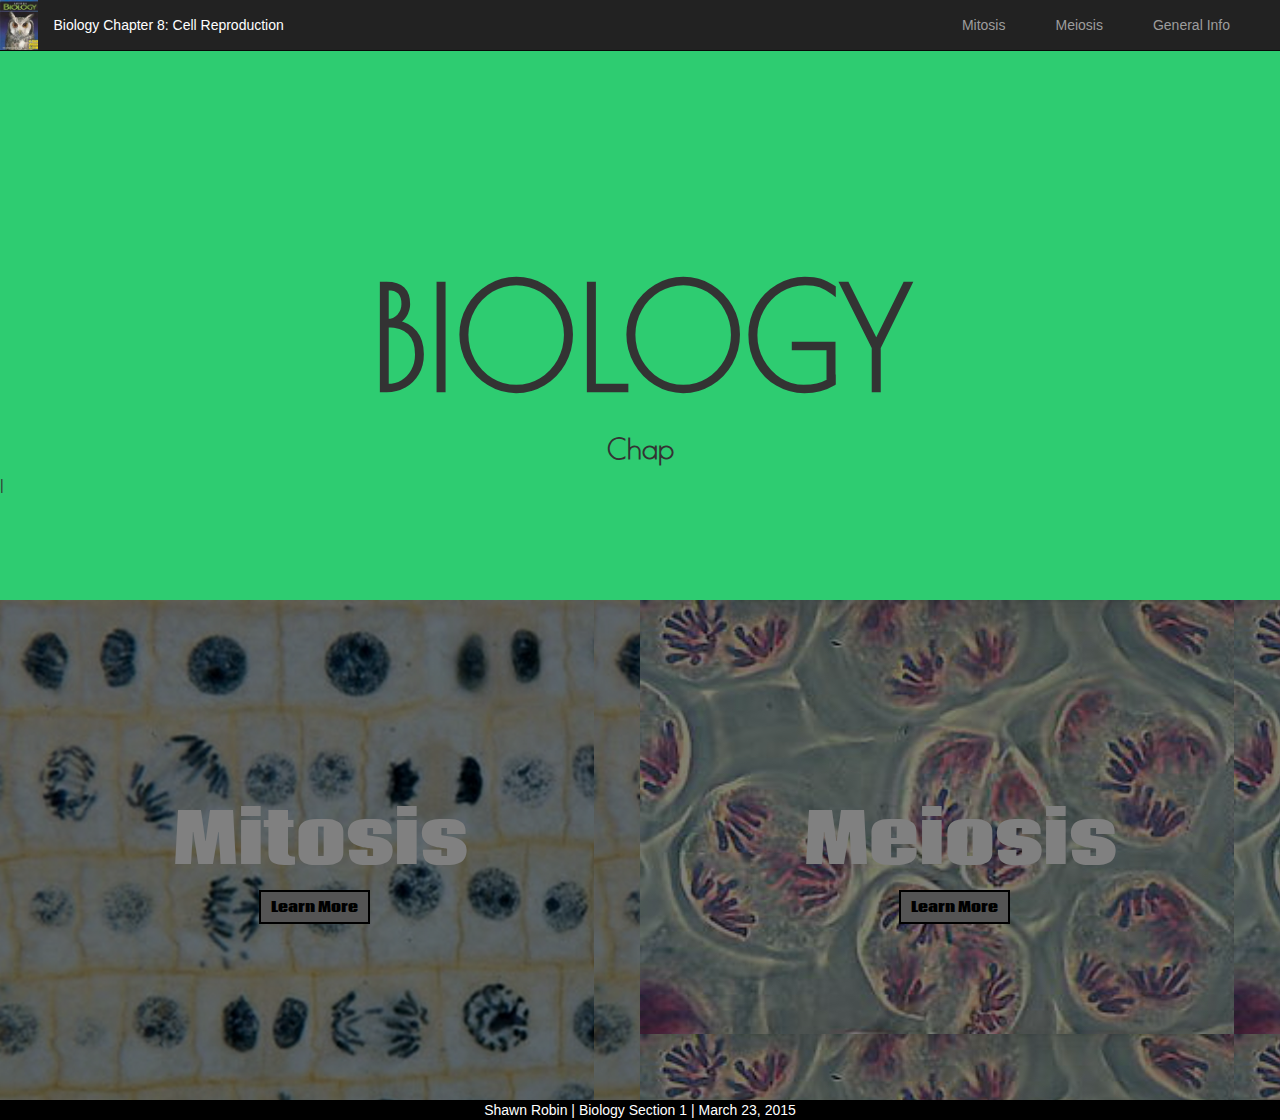
<file: index.html>
<!DOCTYPE html>
<html>

<head>
    <link rel="stylesheet" href="css/bootstrap.css">
    <link href='http://fonts.googleapis.com/css?family=Poiret+One' rel='stylesheet' type='text/css'>
    <link href='http://fonts.googleapis.com/css?family=Coda' rel='stylesheet' type='text/css'>
    <script src="jquery-1.11.2.js"></script>
    <script src="typed.js-master/js/typed.js"></script>
    <script>
        $(function () {
            $(".typed").typed({
                strings: ["Chapter 8: Cell Reproduction"],
                typeSpeed: 100,
                loop: false
            });
        });
    </script>
    <link rel="stylesheet" href="home.css">
    <title>Cell Reproduction</title>
</head>

<body>
    <nav class="navbar navbar-inverse navbar-fixed-top">
        <a href="index.html">
            <ul class="nav navbar-nav">
                <li><img src="bio-textbook.jpg">
                </li>
                <li class="navbar-title">Biology Chapter 8: Cell Reproduction</li>
            </ul>
        </a>
        <ul class="nav navbar-nav navbar-right">
            <li><a href="mitosis.html">Mitosis</a>
            </li>
            <li><a href="meiosis.html">Meiosis</a>
            </li>
            <li><a href="general-info.html">General Info</a>
            </li>
        </ul>
    </nav>
    <div class="jumbotron">
        <h1>BIOLOGY</h1>
        <h2 class="typed">Chapter 8: Cell Reproduction</h2>
    </div>
    <div class="col-xs-6 mitosis preview-box">
        <h2>Mitosis</h2>
        <a href="mitosis.html">
            <button type="button">Learn More</button>
        </a>
    </div>

    <div class="col-xs-6 meiosis preview-box">
        <h2>Meiosis</h2>
        <a href="meiosis.html">
            <button type="button">Learn More</button>
        </a>
    </div>
    <div class="footer">
        <p>Shawn Robin | Biology Section 1 | March 23, 2015</p>
    </div>
</body>

</html>
</file>
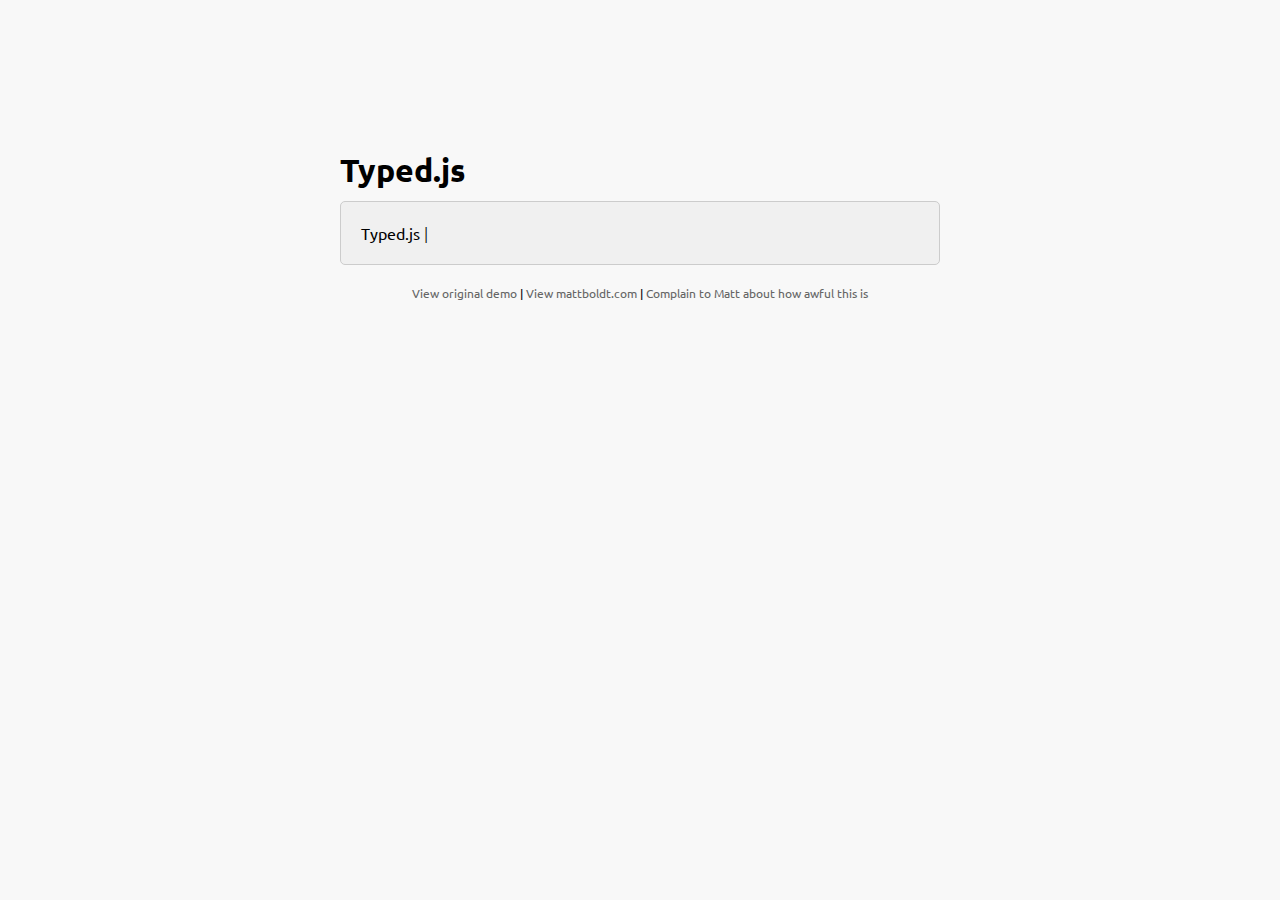
<file: typed.js-master/index.htm>
<!doctype html>
<html lang="en">
<head>
    <meta charset="UTF-8">
    <title>Typed.js - Type your heart out</title>
    <!-- Get jQuery -->
    <script src="http://ajax.googleapis.com/ajax/libs/jquery/1.9.1/jquery.min.js"></script>
    <script src="js/typed.js" type="text/javascript"></script>
    <script>
    $(function(){

        $("#typed").typed({
            strings: ["Typed.js is a <strong>jQuery</strong> plugin.", "It <em>types</em> out sentences.", "And then deletes them.", "Try it out!"],
            typeSpeed: 30,
            backDelay: 500,
            loop: false,
            contentType: 'html', // or text
            // defaults to false for infinite loop
            loopCount: false,
            callback: function(){ foo(); },
            resetCallback: function() { newTyped(); }
        });

        $(".reset").click(function(){
            $("#typed").typed('reset');
        });

    });

    function newTyped(){ /* A new typed object */ }

    function foo(){ console.log("Callback"); }

    </script>
    <link href="main.css" rel="stylesheet"/>
    <style>
        /* code for animated blinking cursor */
        .typed-cursor{
            opacity: 1;
            font-weight: 100;
            -webkit-animation: blink 0.7s infinite;
            -moz-animation: blink 0.7s infinite;
            -ms-animation: blink 0.7s infinite;
            -o-animation: blink 0.7s infinite;
            animation: blink 0.7s infinite;
        }
        @-keyframes blink{
            0% { opacity:1; }
            50% { opacity:0; }
            100% { opacity:1; }
        }
        @-webkit-keyframes blink{
            0% { opacity:1; }
            50% { opacity:0; }
            100% { opacity:1; }
        }
        @-moz-keyframes blink{
            0% { opacity:1; }
            50% { opacity:0; }
            100% { opacity:1; }
        }
        @-ms-keyframes blink{
            0% { opacity:1; }
            50% { opacity:0; }
            100% { opacity:1; }
        }
        @-o-keyframes blink{
            0% { opacity:1; }
            50% { opacity:0; }
            100% { opacity:1; }
        }
    </style>
</head>
<body>

    <div class="wrap">
        <h1 class="h1">Typed.js</h1>

        <div class="type-wrap">
            <span id="typed" style="white-space:pre;"></span>
        </div>

        <div class="links">
            <a href="http://www.mattboldt.com/demos/typed-js">View original demo</a> | <a href="http://www.mattboldt.com">View mattboldt.com</a> | <a href="http://www.twitter.com/atmattb">Complain to Matt about how awful this is</a>
        </div>
    </div>

</body>
</html>
</file>
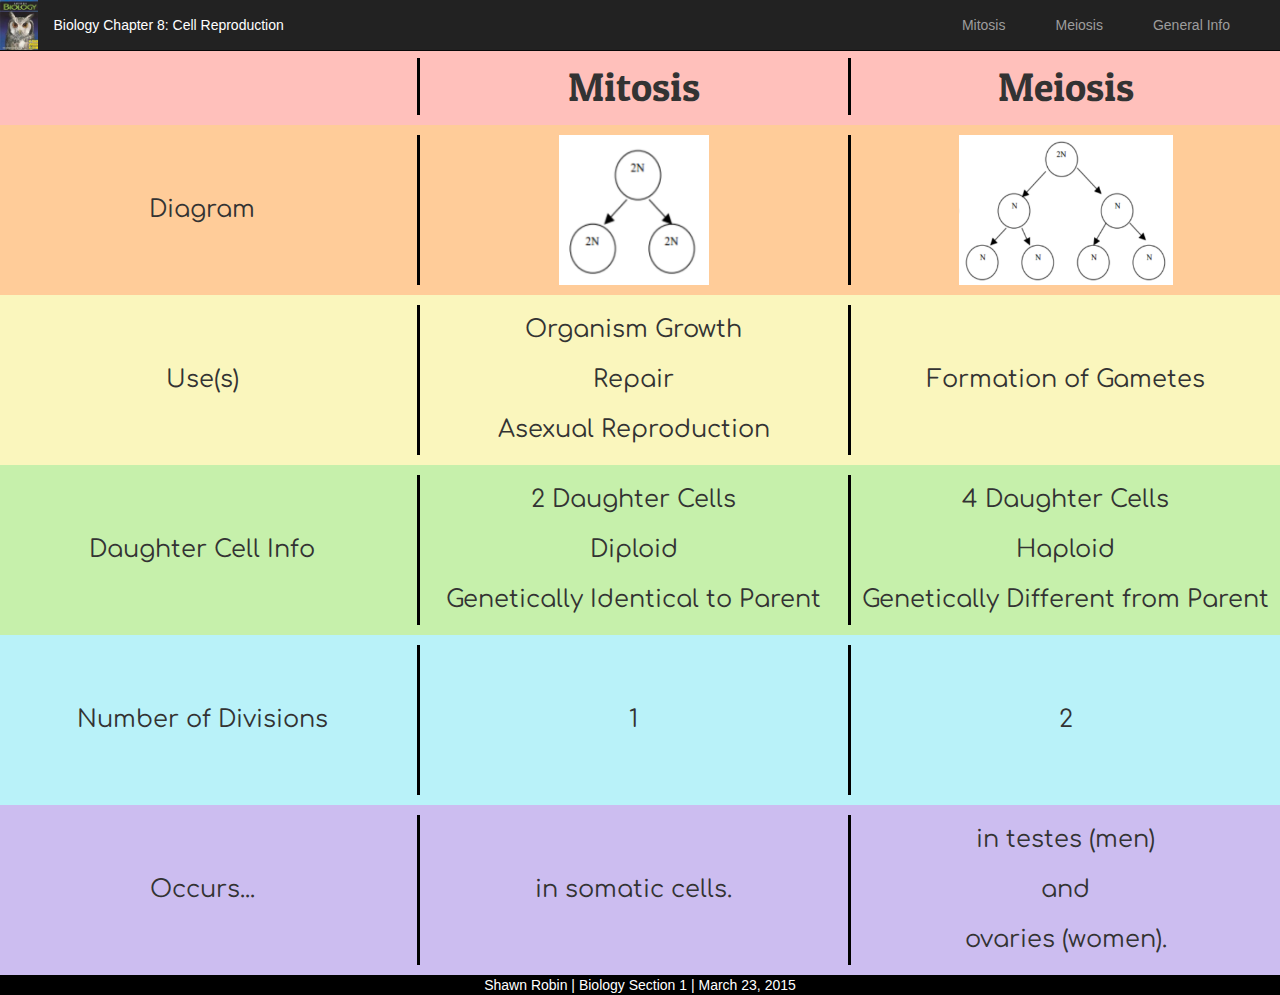
<file: general-info.html>
<!DOCTYPE html>


<html>

<head>
    <link rel="stylesheet" href="css/bootstrap.css">
    <link rel="stylesheet" href="general-info.css">
    <link href='http://fonts.googleapis.com/css?family=Patua+One' rel='stylesheet' type='text/css'>
    <link href='http://fonts.googleapis.com/css?family=Comfortaa' rel='stylesheet' type='text/css'>
    <title>General Info</title>
</head>

<body>
    <nav class="navbar navbar-inverse navbar-fixed-top">
        <a href="index.html">
            <ul class="nav navbar-nav">
                <li><img src="bio-textbook.jpg">
                </li>
                <li class="navbar-title">Biology Chapter 8: Cell Reproduction</li>
            </ul>
        </a>
        <ul class="nav navbar-nav navbar-right">
            <li><a href="mitosis.html">Mitosis</a>
            </li>
            <li><a href="meiosis.html">Meiosis</a>
            </li>
            <li><a href="general-info.html">General Info</a>
            </li>
        </ul>
    </nav>
    <div class="jumbotron">
        <div class="table">
            <div class="row red">
                <div class="col-xs-4 col-xs-offset-4 header">
                    Mitosis
                </div>
                <div class="col-xs-4 header">
                    Meiosis
                </div>
            </div>
            <div class="row orange">
                <div class="col-xs-4 one-line">
                    Diagram
                </div>
                <div class="col-xs-4">
                    <img src="mitosis-diagram.png">
                </div>
                <div class="col-xs-4">
                    <img src="meiosis-diagram.png">
                </div>
            </div>
            <div class="row yellow">
                <div class="col-xs-4 one-line">Use(s)</div>
                <div class="col-xs-4 three-lines">Organism Growth
                    <br> Repair
                    <br> Asexual Reproduction</div>
                <div class="col-xs-4 one-line">Formation of Gametes</div>
            </div>
            <div class="row green">
                <div class="col-xs-4 one-line">Daughter Cell Info</div>
                <div class="col-xs-4 three-lines">2 Daughter Cells<br>
                Diploid<br>
                Genetically Identical to Parent</div>
                <div class="col-xs-4 three-lines">4 Daughter Cells<br>
                Haploid<br>
                Genetically Different from Parent</div>
            </div>
            <div class="row blue">
                <div class="col-xs-4 one-line">
                    Number of Divisions
                </div>
                <div class="col-xs-4 one-line">
                    1
                </div>
                <div class="col-xs-4 one-line">
                    2
                </div>
            </div>
            <div class="row purple">
                <div class="col-xs-4 one-line">
                    Occurs...
                </div>
                <div class="col-xs-4 one-line">
                    in somatic cells.
                </div>
                <div class="col-xs-4 three-lines">
                    in testes (men)<br> 
                    and<br>
                    ovaries (women).
                </div>
            </div>
        </div>
    </div>
    <div class="footer">
        <p>Shawn Robin | Biology Section 1 | March 23, 2015</p>
    </div>
</body>

</html>
</file>
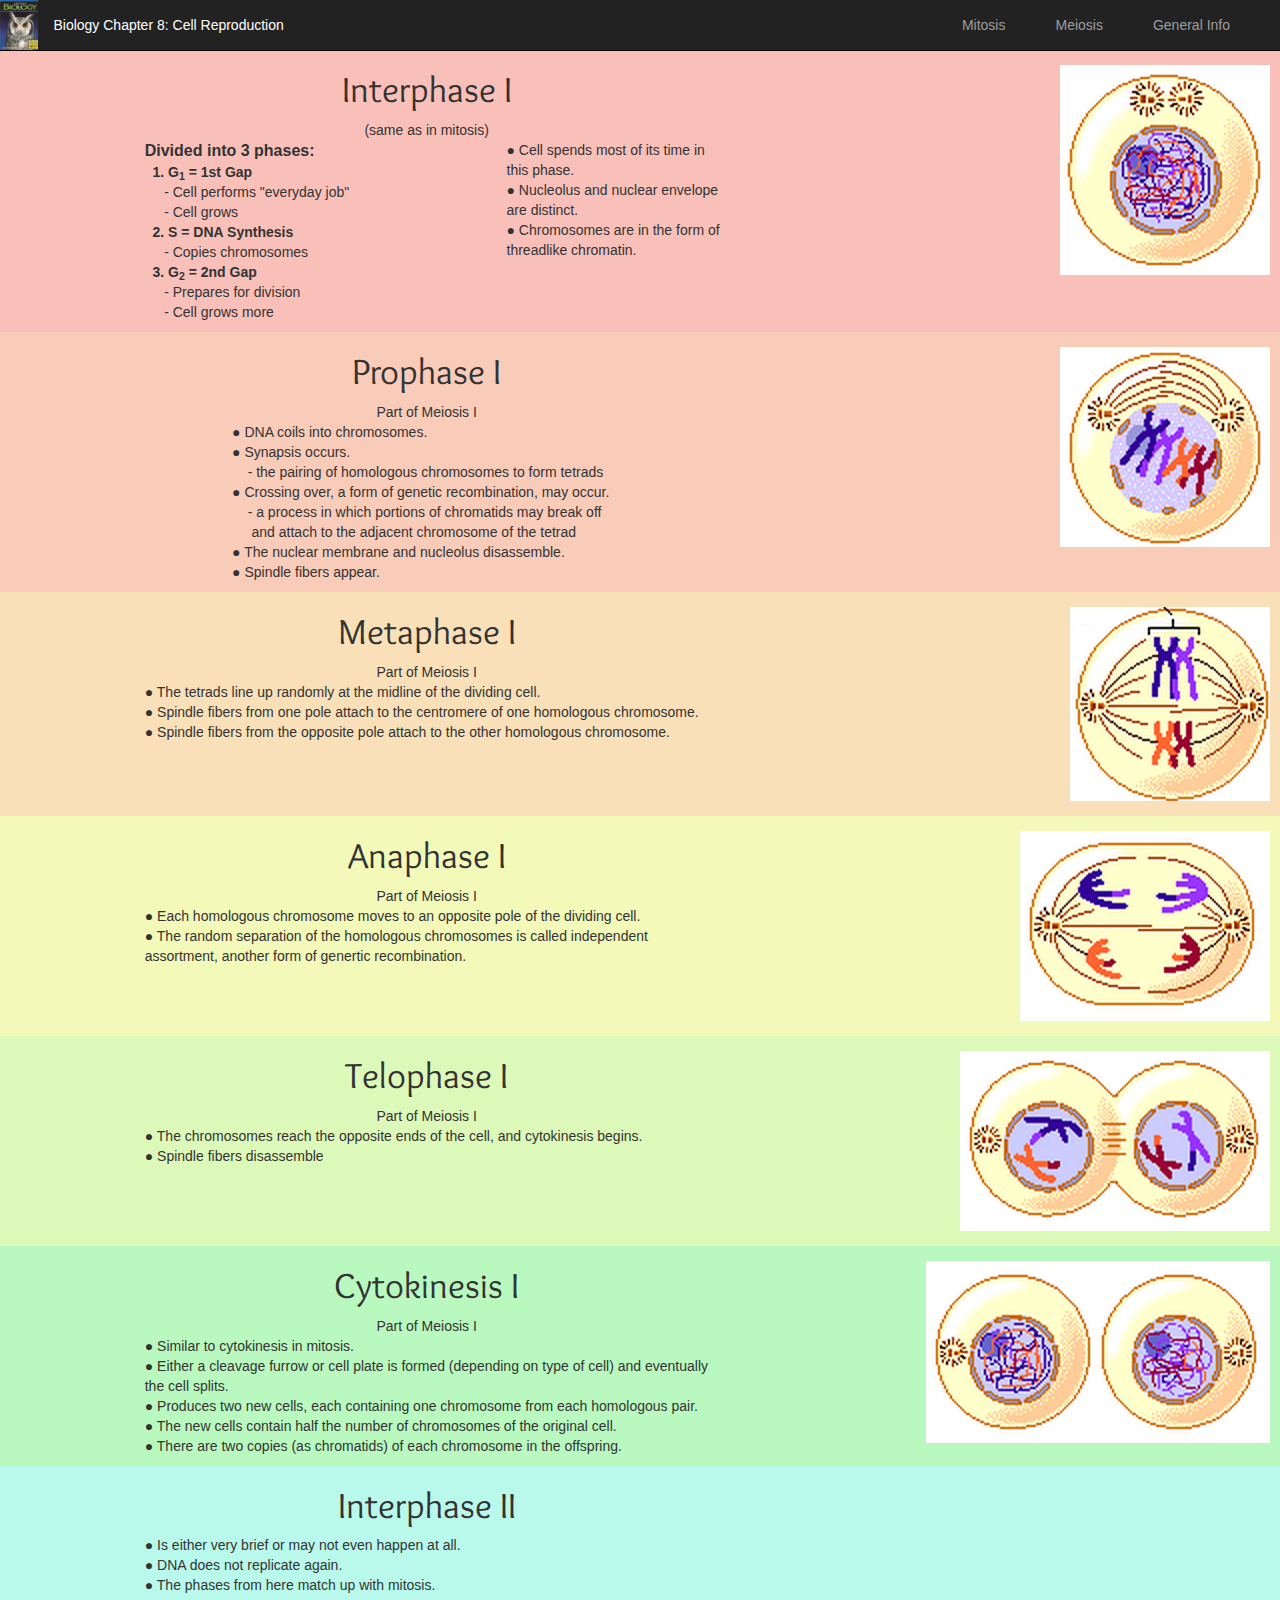
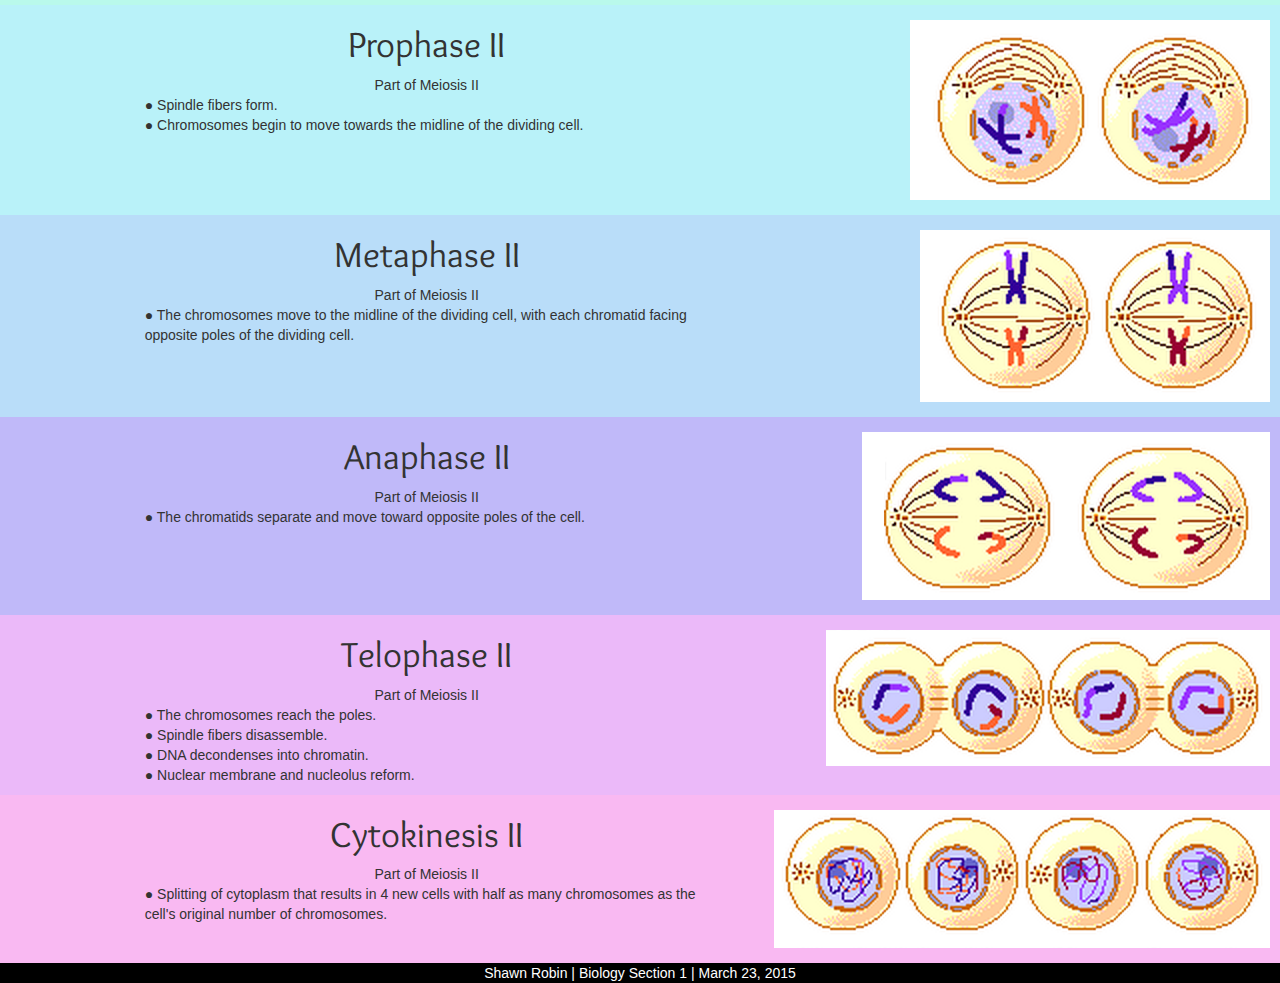
<file: meiosis.html>
<!DOCTYPE html>


<html>

<head>
    <link rel="stylesheet" href="css/bootstrap.css">
    <link rel="stylesheet" href="meiosis.css">
    <link href='http://fonts.googleapis.com/css?family=Overlock:400,900' rel='stylesheet' type='text/css'>
    <title>Meiosis</title>
</head>

<body>
    <nav class="navbar navbar-inverse navbar-fixed-top">
        <a href="index.html">
            <ul class="nav navbar-nav">
                <li><img src="bio-textbook.jpg">
                </li>
                <li class="navbar-title">Biology Chapter 8: Cell Reproduction</li>
            </ul>
        </a>
        <ul class="nav navbar-nav navbar-right">
            <li><a href="mitosis.html">Mitosis</a>
            </li>
            <li><a href="meiosis.html">Meiosis</a>
            </li>
            <li><a href="general-info.html">General Info</a>
            </li>
        </ul>
    </nav>

    <div class="row interphase1 stage">
        <div class="col-xs-8 info">
            <h1>Interphase I</h1> (same as in mitosis)
            <div class="row">
                <div class=" col-xs-3 col-xs-offset-2 info-box-1">
                    <span class="subheader">Divided into 3 phases:</span>
                    <ul>
                        <li class="phase"><strong>&nbsp 1. G<sub>1</sub> = 1st Gap</strong>
                        </li>
                        <li>&nbsp&nbsp&nbsp&nbsp - Cell performs "everyday job"</li>
                        <li>&nbsp&nbsp&nbsp&nbsp - Cell grows</li>
                        <li class="phase"><strong>&nbsp 2. S = DNA Synthesis</strong>
                        </li>
                        <li>&nbsp&nbsp&nbsp&nbsp - Copies chromosomes</li>
                        <li class="phase"><strong>&nbsp 3. G<sub>2</sub> = 2nd Gap</strong>
                        </li>
                        <li>&nbsp&nbsp&nbsp&nbsp - Prepares for division</li>
                        <li>&nbsp&nbsp&nbsp&nbsp - Cell grows more</li>
                    </ul>
                </div>
                <div class="col-xs-3 col-xs-offset-2 info-box-2">
                    <ul>
                        <li>
                            &#9679; Cell spends most of its time in this phase.
                        </li>
                        <li>
                            &#9679; Nucleolus and nuclear envelope are distinct.
                        </li>
                        <li>
                            &#9679; Chromosomes are in the form of threadlike chromatin.
                        </li>
                    </ul>
                </div>
            </div>
        </div>
        <div class="col-xs-3 col-xs-offset-1 diagram">
            <img src="meiosis-pics/interphase.png">
        </div>
    </div>

    <div class="row prophase1 stage">
        <div class="col-xs-8 info">
            <h1>Prophase I</h1> Part of Meiosis I
            <div class="row">
                <div class="col-xs-6 col-xs-offset-3 info-box-1">
                    <ul>
                        <li>
                            &#9679; DNA coils into chromosomes.
                        </li>
                        <li>
                            &#9679; Synapsis occurs.
                        </li>
                        <li>
                            &nbsp;&nbsp;&nbsp;&nbsp;- the pairing of homologous chromosomes to form tetrads
                        </li>
                        <li>
                            &#9679; Crossing over, a form of genetic recombination, may occur.
                        </li>
                        <li>
                            &nbsp;&nbsp;&nbsp;&nbsp;- a process in which portions of chromatids may break off
                            <br>&nbsp;&nbsp;&nbsp;&nbsp; and attach to the adjacent chromosome of the tetrad
                        </li>
                        <li>
                            &#9679; The nuclear membrane and nucleolus disassemble.
                        </li>
                        <li>
                            &#9679; Spindle fibers appear.
                        </li>
                    </ul>
                </div>
            </div>
        </div>
        <div class="col-xs-3 col-xs-offset-1 diagram">
            <img src="meiosis-pics/prophase1.png">
        </div>
    </div>

    <div class="row metaphase1 stage">
        <div class="col-xs-8 info">
            <h1>Metaphase I</h1> Part of Meiosis I
            <div class="row">
                <div class="col-xs-8 col-xs-offset-2 info-box-1">
                    <ul>
                        <li>
                            &#9679; The tetrads line up randomly at the midline of the dividing cell.
                        </li>
                        <li>
                            &#9679; Spindle fibers from one pole attach to the centromere of one homologous chromosome.
                        </li>
                        <li>
                            &#9679; Spindle fibers from the opposite pole attach to the other homologous chromosome.
                        </li>
                    </ul>
                </div>
            </div>
        </div>
        <div class="col-xs-3 col-xs-offset-1 diagram">
            <img src="meiosis-pics/metaphase1.png">
        </div>
    </div>

    <div class="row anaphase1 stage">
        <div class="col-xs-8 info">
            <h1>Anaphase I</h1> Part of Meiosis I
            <div class="row">
                <div class="col-xs-8 col-xs-offset-2 info-box-1">
                    <ul>
                        <li>
                            &#9679; Each homologous chromosome moves to an opposite pole of the dividing cell.
                        </li>
                        <li>
                            &#9679; The random separation of the homologous chromosomes is called independent assortment, another form of genertic recombination.
                        </li>
                    </ul>
                </div>
            </div>
        </div>
        <div class="col-xs-3 col-xs-offset-1 diagram">
            <img src="meiosis-pics/anaphase1.png">
        </div>
    </div>

    <div class="row telophase1 stage">
        <div class="col-xs-8 info">
            <h1>Telophase I</h1> Part of Meiosis I
            <div class="row">
                <div class="col-xs-8 col-xs-offset-2 info-box-1">
                    <ul>
                        <li>
                            &#9679; The chromosomes reach the opposite ends of the cell, and cytokinesis begins.
                        </li>
                        <li>&#9679; Spindle fibers disassemble</li>
                    </ul>
                </div>
            </div>
        </div>
        <div class="col-xs-3 col-xs-offset-1 diagram">
            <img src="meiosis-pics/telophase1.png">
        </div>
    </div>

    <div class="row cytokinesis1 stage">
        <div class="col-xs-8 info">
            <h1>Cytokinesis I</h1> Part of Meiosis I
            <div class="row">
                <div class="col-xs-8 col-xs-offset-2 info-box-1">
                    <ul>
                        <li>&#9679; Similar to cytokinesis in mitosis.</li>
                        <li>&#9679; Either a cleavage furrow or cell plate is formed (depending on type of cell) and eventually the cell splits.</li>
                        <li>&#9679; Produces two new cells, each containing one chromosome from each homologous pair.</li>
                        <li>&#9679; The new cells contain half the number of chromosomes of the original cell.</li>
                        <li>&#9679; There are two copies (as chromatids) of each chromosome in the offspring.</li>
                    </ul>
                </div>
            </div>
        </div>
        <div class="col-xs-3 col-xs-offset-1 diagram">
            <img src="meiosis-pics/cytokinesis1.png">
        </div>
    </div>

    <div class="row interphase2 stage">
        <div class="col-xs-8 info">
            <h1>Interphase II</h1>
            <div class="row">
                <div class="col-xs-8 col-xs-offset-2 info-box-1">
                    <ul>
                        <li>&#9679; Is either very brief or may not even happen at all.</li>
                        <li>&#9679; DNA does not replicate again.</li>
                        <li>&#9679; The phases from here match up with mitosis.</li>
                    </ul>
                </div>
            </div>
        </div>
        <div class="col-xs-3 col-xs-offset-1 diagram">
        </div>
    </div>

    <div class="row prophase2 stage">
        <div class="col-xs-8 info">
            <h1>Prophase II</h1>
            Part of Meiosis II
            <div class="row">
                <div class="col-xs-8 col-xs-offset-2 info-box-1">
                    <ul>
                        <li>&#9679; Spindle fibers form.</li>
                        <li>&#9679; Chromosomes begin to move towards the midline of the dividing cell.</li>
                    </ul>
                </div>
            </div>
        </div>
        <div class="col-xs-3 col-xs-offset-1 diagram">
            <img src="meiosis-pics/prophase2.png">
        </div>
    </div>

    <div class="row metaphase2 stage">
        <div class="col-xs-8 info">
            <h1>Metaphase II</h1>
            Part of Meiosis II
            <div class="row">
                <div class="col-xs-8 col-xs-offset-2 info-box-1">
                    <ul>
                        <li>&#9679; The chromosomes move to the midline of the dividing cell, with each chromatid facing opposite poles of the dividing cell.</li>
                    </ul>
                </div>
            </div>
        </div>
        <div class="col-xs-3 col-xs-offset-1 diagram">
            <img src="meiosis-pics/metaphase2.png">
        </div>
    </div>

    <div class="row anaphase2 stage">
        <div class="col-xs-8 info">
            <h1>Anaphase II</h1>
            Part of Meiosis II
            <div class="row">
                <div class="col-xs-8 col-xs-offset-2 info-box-1">
                    <ul>
                        <li>&#9679; The chromatids separate and move toward opposite poles of the cell.</li>
                    </ul>
                </div>
            </div>
        </div>
        <div class="col-xs-3 col-xs-offset-1 diagram">
            <img src="meiosis-pics/anaphase2.png">
        </div>
    </div>

    <div class="row telophase2 stage">
        <div class="col-xs-8 info">
            <h1>Telophase II</h1>
            Part of Meiosis II
            <div class="row">
                <div class="col-xs-8 col-xs-offset-2 info-box-1">
                    <ul>
                        <li>&#9679; The chromosomes reach the poles.</li>
                        <li>&#9679; Spindle fibers disassemble.</li>
                        <li>&#9679; DNA decondenses into chromatin.</li>
                        <li>&#9679; Nuclear membrane and nucleolus reform.</li>
                    </ul>
                </div>
            </div>
        </div>
        <div class="col-xs-3 col-xs-offset-1 diagram">
            <img src="meiosis-pics/telophase2.png">
        </div>
    </div>

    <div class="row cytokinesis2 stage">
        <div class="col-xs-8 info">
            <h1>Cytokinesis II</h1>
            Part of Meiosis II
            <div class="row">
                <div class="col-xs-8 col-xs-offset-2 info-box-1">
                    <ul>
                        <li>&#9679; Splitting of cytoplasm that results in 4 new cells with half as many chromosomes as the cell's original number of chromosomes.</li>
                    </ul>
                </div>
            </div>
        </div>
        <div class="col-xs-3 col-xs-offset-1 diagram">
            <img src="meiosis-pics/cytokinesis2.png">
        </div>
    </div>




    <div class="footer">
        <p>Shawn Robin | Biology Section 1 | March 23, 2015</p>
    </div>
</body>

</html>
</file>
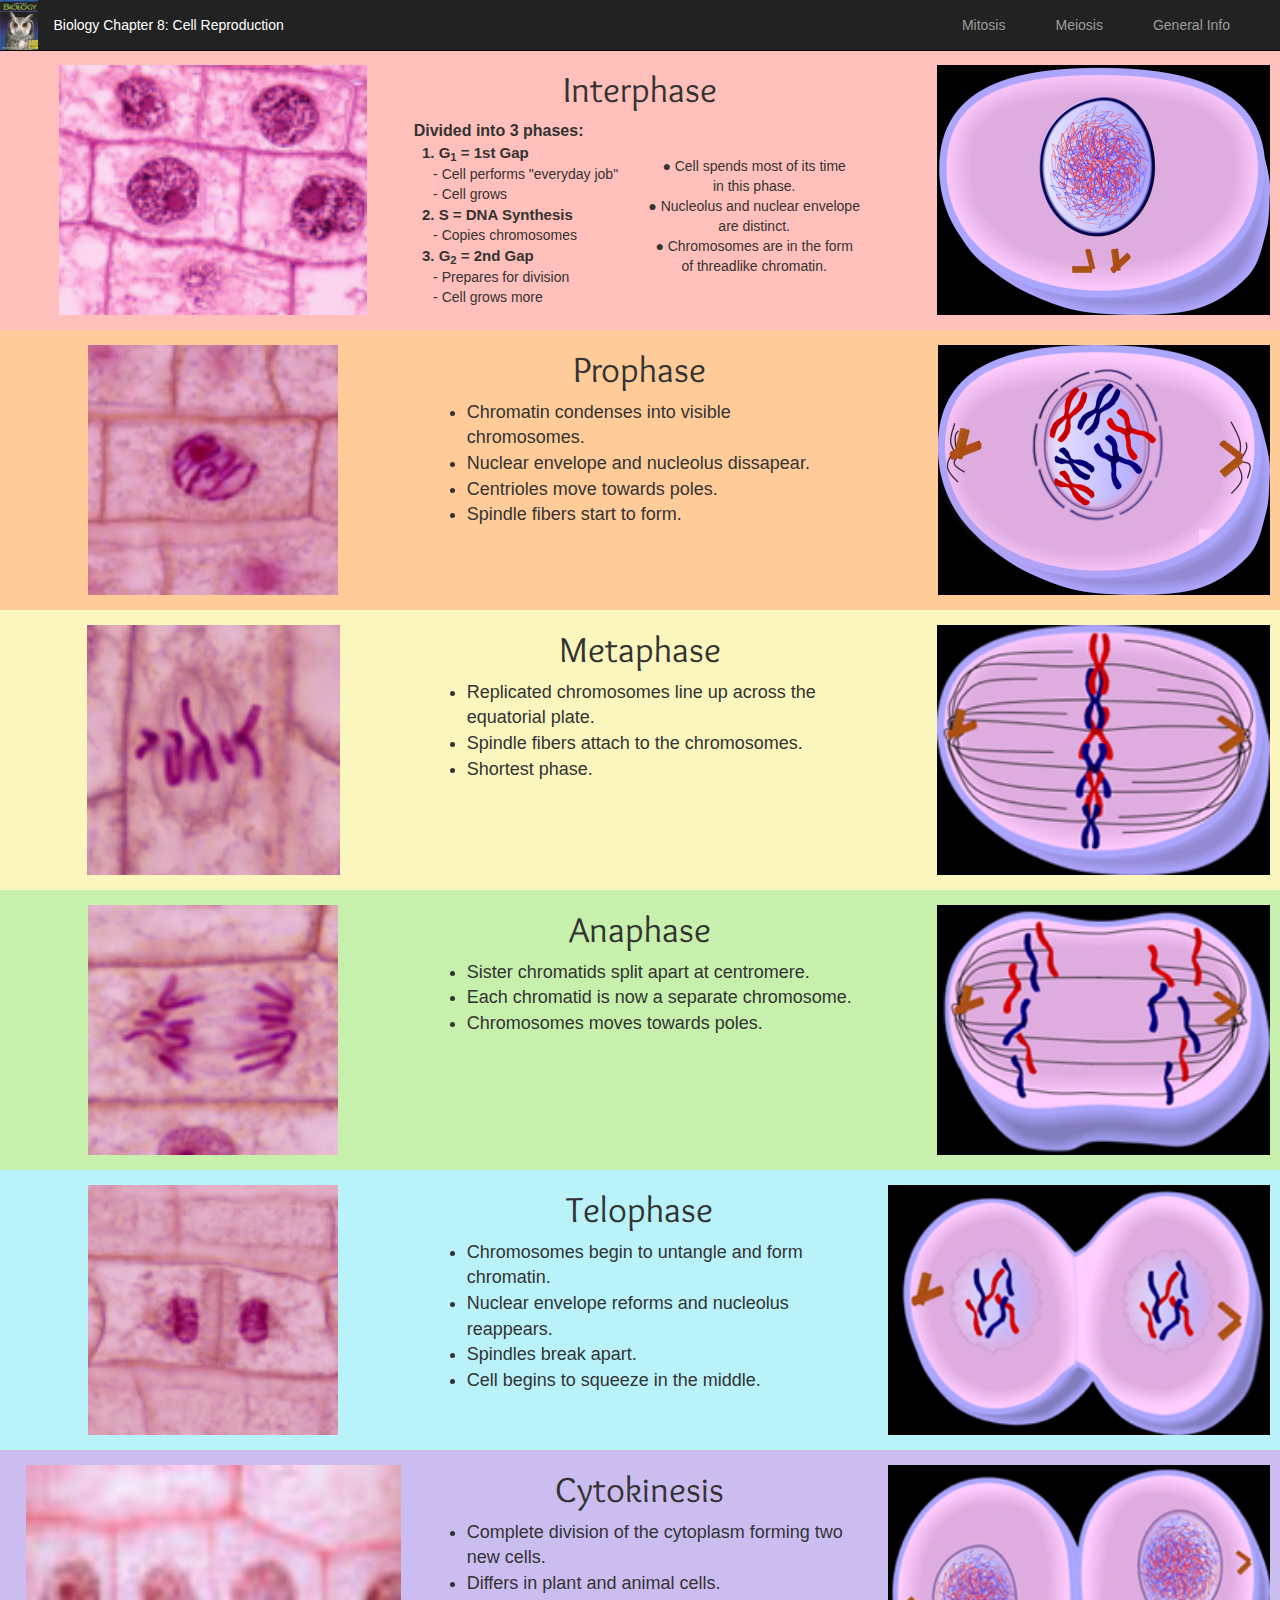
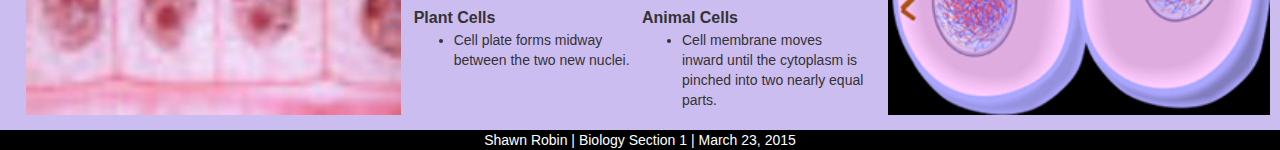
<file: mitosis.html>
<!DOCTYPE html>


<html>

<head>
    <link rel="stylesheet" href="css/bootstrap.css">
    <link rel="stylesheet" href="mitosis.css">
    <link href='http://fonts.googleapis.com/css?family=Overlock:400,900' rel='stylesheet' type='text/css'>
    <title>Mitosis</title>
</head>

<body>
    <nav class="navbar navbar-inverse navbar-fixed-top">
        <a href="index.html">
            <ul class="nav navbar-nav">
                <li><img src="bio-textbook.jpg">
                </li>
                <li class="navbar-title">Biology Chapter 8: Cell Reproduction</li>
            </ul>
        </a>
        <ul class="nav navbar-nav navbar-right">
            <li><a href="mitosis.html">Mitosis</a>
            </li>
            <li><a href="meiosis.html">Meiosis</a>
            </li>
            <li><a href="general-info.html">General Info</a>
            </li>
        </ul>
    </nav>


    <div class="row interphase stage">
        <div class="col-xs-4 cell-picture">
            <img src="mitosis-pics/plant_interphase.jpg">
        </div>
        <div class="col-xs-4 info">
            <h1>Interphase</h1>
            <div class="row">
                <div class="col-xs-6 info-box-1">
                    <span class="subheader">Divided into 3 phases:</span>
                    <ul>
                        <li class="phase"><strong>&nbsp 1. G<sub>1</sub> = 1st Gap</strong>
                        </li>
                        <li>&nbsp&nbsp&nbsp&nbsp - Cell performs "everyday job"</li>
                        <li>&nbsp&nbsp&nbsp&nbsp - Cell grows</li>
                        <li class="phase"><strong>&nbsp 2. S = DNA Synthesis</strong>
                        </li>
                        <li>&nbsp&nbsp&nbsp&nbsp - Copies chromosomes</li>
                        <li class="phase"><strong>&nbsp 3. G<sub>2</sub> = 2nd Gap</strong>
                        </li>
                        <li>&nbsp&nbsp&nbsp&nbsp - Prepares for division</li>
                        <li>&nbsp&nbsp&nbsp&nbsp - Cell grows more</li>
                    </ul>
                </div>
                <div class="col-xs-6 info-box-2">
                    <ul>
                        <li>
                            &#9679; Cell spends most of its time
                            <br>in this phase.
                        </li>
                        <li>
                            &#9679; Nucleolus and nuclear envelope
                            <br>are distinct.
                        </li>
                        <li>
                            &#9679; Chromosomes are in the form
                            <br>of threadlike chromatin.
                        </li>
                    </ul>
                </div>
            </div>
        </div>
        <div class="col-xs-4 diagram">
            <img src="mitosis-pics/interphase_diagram.JPG">
        </div>
    </div>

    <div class="row prophase stage">
        <div class="col-xs-4 cell-picture">
            <img src="mitosis-pics/plant_prophase.jpg">
        </div>
        <div class="col-xs-4 info">
            <h1>Prophase</h1>
            <ul class="all">
                <li>
                    Chromatin condenses into visible chromosomes.
                </li>
                <li>
                    Nuclear envelope and nucleolus dissapear.
                </li>
                <li>
                    Centrioles move towards poles.
                </li>
                <li>
                    Spindle fibers start to form.
                </li>
            </ul>
        </div>
        <div class="col-xs-4 diagram">
            <img src="mitosis-pics/prophase_diagram.JPG">
        </div>
    </div>

    <div class="row metaphase stage">
        <div class="col-xs-4 cell-picture">
            <img src="mitosis-pics/plant_metaphase.jpg">
        </div>
        <div class="col-xs-4 info">
            <h1>Metaphase</h1>
            <ul class="all">
                <li>
                    Replicated chromosomes line up across the equatorial plate.
                </li>
                <li>
                    Spindle fibers attach to the chromosomes.
                </li>
                <li>
                    Shortest phase.
                </li>
            </ul>
        </div>
        <div class="col-xs-4 diagram">
            <img src="mitosis-pics/metaphase_diagram.JPG">
        </div>
    </div>

    <div class="row anaphase stage">
        <div class="col-xs-4 cell-picture">
            <img src="mitosis-pics/plant_anaphase.jpg">
        </div>
        <div class="col-xs-4 info">
            <h1>Anaphase</h1>
            <ul class="all">
                <li>
                    Sister chromatids split apart at centromere.
                </li>
                <li>
                    Each chromatid is now a separate chromosome.
                </li>
                <li>
                    Chromosomes moves towards poles.
                </li>
            </ul>
        </div>
        <div class="col-xs-4 diagram">
            <img src="mitosis-pics/anaphase_diagram.JPG">
        </div>
    </div>

    <div class="row telophase stage">
        <div class="col-xs-4 cell-picture">
            <img src="mitosis-pics/plant_telophase.jpg">
        </div>
        <div class="col-xs-4 info">
            <h1>Telophase</h1>
            <ul class="all">
                <li>
                    Chromosomes begin to untangle and form chromatin.
                </li>
                <li>
                    Nuclear envelope reforms and nucleolus reappears.
                </li>
                <li>
                    Spindles break apart.
                </li>
                <li>
                    Cell begins to squeeze in the middle.
                </li>
            </ul>
        </div>
        <div class="col-xs-4 diagram">
            <img src="mitosis-pics/telophase_diagram.JPG">
        </div>
    </div>

    <div class="row cytokinesis stage">
        <div class="col-xs-4 cell-picture">
            <img src="mitosis-pics/plant_cytokinesis.jpg">
        </div>
        <div class="col-xs-4 info">
            <h1>Cytokinesis</h1>
            <ul class="all">
                <li>
                    Complete division of the cytoplasm forming two new cells.

                </li>
                <li>
                    Differs in plant and animal cells.
                </li>
            </ul>
            <div class="row">
                <div class="col-xs-6">
                    <span class="subheader">Plant Cells</span>
                    <ul>
                        <li>
                            Cell plate forms midway between the two new nuclei.
                        </li>
                    </ul>
                </div>
                <div class="col-xs-6">
                    <span class="subheader">Animal Cells</span>
                    <ul>
                        <li>
                            Cell membrane moves inward until the cytoplasm is pinched into two nearly equal parts.
                        </li>
                    </ul>
                </div>
            </div>
        </div>
        <div class="col-xs-4 diagram">
            <img src="mitosis-pics/cytokinesis_diagram.JPG">
        </div>
    </div>
    <div class="footer">
        <p>Shawn Robin | Biology Section 1 | March 23, 2015</p>
    </div>
</body>

</html>
</file>
<file: home.css>
/* line 2, /Users/shawnrobin/Desktop/Bio Website/home.scss */
html body {
  width: 100%;
  margin: 0 0 0 0; }
  /* line 5, /Users/shawnrobin/Desktop/Bio Website/home.scss */
  html body h1 {
    padding-top: 50px; }
  /* line 9, /Users/shawnrobin/Desktop/Bio Website/home.scss */
  html body td, html body p {
    text-align: center; }
  /* line 12, /Users/shawnrobin/Desktop/Bio Website/home.scss */
  html body .navbar {
    padding-right: 25px; }
    /* line 14, /Users/shawnrobin/Desktop/Bio Website/home.scss */
    html body .navbar ul {
      list-style-type: none;
      margin: 0;
      padding: 0;
      overflow: hidden; }
    /* line 20, /Users/shawnrobin/Desktop/Bio Website/home.scss */
    html body .navbar img {
      height: 50px;
      float: left; }
    /* line 24, /Users/shawnrobin/Desktop/Bio Website/home.scss */
    html body .navbar .navbar-right li a {
      padding-left: 25px;
      padding-right: 25px; }
  /* line 29, /Users/shawnrobin/Desktop/Bio Website/home.scss */
  html body .navbar-title {
    padding: 15px 15px 15px 15px;
    color: #ffffff; }
  /* line 33, /Users/shawnrobin/Desktop/Bio Website/home.scss */
  html body .jumbotron {
    margin-bottom: 0px;
    background-color: #2ecc71;
    height: 600px; }
    /* line 37, /Users/shawnrobin/Desktop/Bio Website/home.scss */
    html body .jumbotron h1 {
      text-align: center;
      font-family: 'Poiret One', cursive;
      padding-top: 15%;
      font-size: 1000%;
      font-weight: bolder; }
    /* line 44, /Users/shawnrobin/Desktop/Bio Website/home.scss */
    html body .jumbotron h2 {
      text-align: center;
      font-family: 'Poiret One', cursive;
      font-size: 200%;
      font-weight: bolder; }
  /* line 51, /Users/shawnrobin/Desktop/Bio Website/home.scss */
  html body .preview-box {
    height: 500px; }
    /* line 53, /Users/shawnrobin/Desktop/Bio Website/home.scss */
    html body .preview-box h2 {
      font-family: 'Coda', cursive;
      font-weight: 800;
      text-align: center;
      font-size: 500%;
      padding-top: 30%; }
    /* line 60, /Users/shawnrobin/Desktop/Bio Website/home.scss */
    html body .preview-box button {
      border: 2px solid #000000;
      color: #000000;
      background-color: #a8a8a8; }
    /* line 65, /Users/shawnrobin/Desktop/Bio Website/home.scss */
    html body .preview-box button:hover {
      background-color: #d8d8d8; }
    /* line 68, /Users/shawnrobin/Desktop/Bio Website/home.scss */
    html body .preview-box a:visited {
      color: #000000; }
    /* line 71, /Users/shawnrobin/Desktop/Bio Website/home.scss */
    html body .preview-box button {
      font-family: 'Coda', cursive;
      font-weight: 600;
      text-align: center;
      padding: 5px 10px 5px 10px;
      margin-left: 40%; }
  /* line 79, /Users/shawnrobin/Desktop/Bio Website/home.scss */
  html body .mitosis {
    background-image: url(mitosis-preview.png);
    opacity: 0.5;
    color: #ffffff; }
  /* line 84, /Users/shawnrobin/Desktop/Bio Website/home.scss */
  html body .mitosis:hover {
    opacity: 0.8;
    color: #000000; }
  /* line 88, /Users/shawnrobin/Desktop/Bio Website/home.scss */
  html body .meiosis {
    background-image: url(meiosis-preview.jpg);
    opacity: 0.5;
    color: #ffffff; }
  /* line 93, /Users/shawnrobin/Desktop/Bio Website/home.scss */
  html body .meiosis:hover {
    opacity: 0.8;
    color: #000000; }
  /* line 97, /Users/shawnrobin/Desktop/Bio Website/home.scss */
  html body .footer {
    margin: 0;
    padding: 0;
    text-align: center;
    background-color: #000000; }
    /* line 102, /Users/shawnrobin/Desktop/Bio Website/home.scss */
    html body .footer p {
      margin-bottom: 0;
      font-family: "Comic Sans MS", cursive, sans-serif;
      color: #ffffff; }
  /* line 108, /Users/shawnrobin/Desktop/Bio Website/home.scss */
  html body table {
    margin-left: auto;
    margin-right: auto;
    font-size: 32px;
    font-family: 'Comfortaa', cursive; }
    /* line 113, /Users/shawnrobin/Desktop/Bio Website/home.scss */
    html body table td {
      padding: 15px 15px 15px 15px;
      border-right: 2px solid #000000; }
    /* line 117, /Users/shawnrobin/Desktop/Bio Website/home.scss */
    html body table .header {
      font-size: 40px;
      font-family: 'Patua One', cursive; }
    /* line 121, /Users/shawnrobin/Desktop/Bio Website/home.scss */
    html body table img {
      width: 10%; }

/*# sourceMappingURL=home.css.map */
</file>
<file: typed.js-master/main.css>
@import url(http://fonts.googleapis.com/css?family=Ubuntu:400,500);

*{
	padding:0;
	margin:0;
}

body{
	font-family: "Ubuntu", sans-serif;
	font-size: 100%;
	background:#f8f8f8;
}

a{
	text-decoration: none;
	color:#666;
}
	a:hover{
		color:#999;
	}
p{
	line-height: 2em;
	margin:0 0 20px;
	text-align: center;
}

.wrap{
	max-width: 600px;
	margin:150px auto;
}

.type-wrap{
	margin:10px auto;
	padding:20px;
	background:#f0f0f0;
	border-radius:5px;
	border:#CCC 1px solid;
}

.links{
	margin:20px 0;
	font-size: 0.75em;
	text-align: center;
}
</file>
<file: general-info.css>
/* line 2, /Users/shawnrobin/Desktop/Bio Website/general-info.scss */
html body {
  width: 100%;
  margin: 0 0 0 0; }
  /* line 5, /Users/shawnrobin/Desktop/Bio Website/general-info.scss */
  html body h1 {
    padding-top: 50px; }
  /* line 9, /Users/shawnrobin/Desktop/Bio Website/general-info.scss */
  html body td, html body p {
    text-align: center; }
  /* line 12, /Users/shawnrobin/Desktop/Bio Website/general-info.scss */
  html body .navbar {
    padding-right: 25px; }
    /* line 14, /Users/shawnrobin/Desktop/Bio Website/general-info.scss */
    html body .navbar ul {
      list-style-type: none;
      margin: 0;
      padding: 0;
      overflow: hidden; }
    /* line 20, /Users/shawnrobin/Desktop/Bio Website/general-info.scss */
    html body .navbar img {
      height: 50px;
      float: left; }
    /* line 24, /Users/shawnrobin/Desktop/Bio Website/general-info.scss */
    html body .navbar .navbar-right li a {
      padding-left: 25px;
      padding-right: 25px; }
  /* line 29, /Users/shawnrobin/Desktop/Bio Website/general-info.scss */
  html body .navbar-title {
    padding: 15px 15px 15px 15px;
    color: #ffffff; }
  /* line 33, /Users/shawnrobin/Desktop/Bio Website/general-info.scss */
  html body .jumbotron {
    margin-bottom: 0;
    padding-bottom: 0; }
  /* line 37, /Users/shawnrobin/Desktop/Bio Website/general-info.scss */
  html body .footer {
    margin: 0;
    padding: 0;
    text-align: center;
    background-color: #000000; }
    /* line 42, /Users/shawnrobin/Desktop/Bio Website/general-info.scss */
    html body .footer p {
      margin-bottom: 0;
      font-family: "Comic Sans MS", cursive, sans-serif;
      color: #ffffff; }
  /* line 48, /Users/shawnrobin/Desktop/Bio Website/general-info.scss */
  html body .table {
    text-align: center;
    margin-bottom: 0;
    font-size: 24px;
    font-family: 'Comfortaa', cursive; }
    /* line 53, /Users/shawnrobin/Desktop/Bio Website/general-info.scss */
    html body .table .red {
      background-color: #ffc0bb; }
    /* line 56, /Users/shawnrobin/Desktop/Bio Website/general-info.scss */
    html body .table .orange {
      background-color: #ffcc99; }
    /* line 59, /Users/shawnrobin/Desktop/Bio Website/general-info.scss */
    html body .table .yellow {
      background-color: #faf6bd; }
    /* line 62, /Users/shawnrobin/Desktop/Bio Website/general-info.scss */
    html body .table .green {
      background-color: #c6f0ab; }
    /* line 65, /Users/shawnrobin/Desktop/Bio Website/general-info.scss */
    html body .table .blue {
      background-color: #b9f2f9; }
    /* line 68, /Users/shawnrobin/Desktop/Bio Website/general-info.scss */
    html body .table .purple {
      background-color: #ccbdf0; }
    /* line 71, /Users/shawnrobin/Desktop/Bio Website/general-info.scss */
    html body .table .row {
      margin-right: 0;
      padding-top: 10px;
      padding-bottom: 10px; }
    /* line 76, /Users/shawnrobin/Desktop/Bio Website/general-info.scss */
    html body .table img {
      height: 150px;
      max-height: 150px; }
    /* line 80, /Users/shawnrobin/Desktop/Bio Website/general-info.scss */
    html body .table .col-xs-4 {
      padding: 0 0 0 0;
      border-left: 3px solid #000000; }
    /* line 84, /Users/shawnrobin/Desktop/Bio Website/general-info.scss */
    html body .table .header {
      font-size: 40px;
      font-family: 'Patua One', cursive; }
    /* line 88, /Users/shawnrobin/Desktop/Bio Website/general-info.scss */
    html body .table .three-lines {
      height: 150px;
      line-height: 50px; }
    /* line 92, /Users/shawnrobin/Desktop/Bio Website/general-info.scss */
    html body .table .one-line {
      height: 150px;
      line-height: 150px; }

/*# sourceMappingURL=general-info.css.map */
</file>
<file: meiosis.css>
/* line 2, /Users/shawnrobin/Desktop/Bio Website/meiosis.scss */
html body {
  width: 100%;
  margin: 0 0 0 0;
  background-color: #f5f5f5;
  padding-top: 50px; }
  /* line 7, /Users/shawnrobin/Desktop/Bio Website/meiosis.scss */
  html body .navbar {
    padding-right: 25px; }
    /* line 9, /Users/shawnrobin/Desktop/Bio Website/meiosis.scss */
    html body .navbar ul {
      list-style-type: none;
      margin: 0;
      padding: 0;
      overflow: hidden; }
    /* line 15, /Users/shawnrobin/Desktop/Bio Website/meiosis.scss */
    html body .navbar img {
      height: 50px;
      float: left; }
    /* line 19, /Users/shawnrobin/Desktop/Bio Website/meiosis.scss */
    html body .navbar .navbar-right li a {
      padding-left: 25px;
      padding-right: 25px; }
  /* line 24, /Users/shawnrobin/Desktop/Bio Website/meiosis.scss */
  html body .navbar-title {
    padding: 15px 15px 15px 15px;
    color: #ffffff; }
  /* line 28, /Users/shawnrobin/Desktop/Bio Website/meiosis.scss */
  html body .interphase1 {
    background-color: #f9c0b9; }
  /* line 31, /Users/shawnrobin/Desktop/Bio Website/meiosis.scss */
  html body .prophase1 {
    background-color: #f9cbb9; }
  /* line 34, /Users/shawnrobin/Desktop/Bio Website/meiosis.scss */
  html body .metaphase1 {
    background-color: #f9e0b9; }
  /* line 37, /Users/shawnrobin/Desktop/Bio Website/meiosis.scss */
  html body .anaphase1 {
    background-color: #f2f9b9; }
  /* line 40, /Users/shawnrobin/Desktop/Bio Website/meiosis.scss */
  html body .telophase1 {
    background-color: #ddf9b9; }
  /* line 43, /Users/shawnrobin/Desktop/Bio Website/meiosis.scss */
  html body .cytokinesis1 {
    background-color: #b9f9c0; }
  /* line 46, /Users/shawnrobin/Desktop/Bio Website/meiosis.scss */
  html body .interphase2 {
    background-color: #b9f9eb; }
  /* line 49, /Users/shawnrobin/Desktop/Bio Website/meiosis.scss */
  html body .prophase2 {
    background-color: #b9f2f9; }
  /* line 52, /Users/shawnrobin/Desktop/Bio Website/meiosis.scss */
  html body .metaphase2 {
    background-color: #b9ddf9; }
  /* line 55, /Users/shawnrobin/Desktop/Bio Website/meiosis.scss */
  html body .anaphase2 {
    background-color: #c0b9f9; }
  /* line 58, /Users/shawnrobin/Desktop/Bio Website/meiosis.scss */
  html body .telophase2 {
    background-color: #ebb9f9; }
  /* line 61, /Users/shawnrobin/Desktop/Bio Website/meiosis.scss */
  html body .cytokinesis2 {
    background-color: #f9b9f2; }
  /* line 64, /Users/shawnrobin/Desktop/Bio Website/meiosis.scss */
  html body .meiosis1 {
    position: relative;
    background-color: #000000; }
  /* line 68, /Users/shawnrobin/Desktop/Bio Website/meiosis.scss */
  html body .stage {
    margin: 0; }
    /* line 71, /Users/shawnrobin/Desktop/Bio Website/meiosis.scss */
    html body .stage .diagram img {
      float: right;
      padding-top: 15px;
      padding-bottom: 15px;
      padding-right: 10px; }
    /* line 79, /Users/shawnrobin/Desktop/Bio Website/meiosis.scss */
    html body .stage .col-xs-8, html body .stage .col-xs-3 {
      padding: 0; }
    /* line 82, /Users/shawnrobin/Desktop/Bio Website/meiosis.scss */
    html body .stage .info {
      text-align: center; }
      /* line 84, /Users/shawnrobin/Desktop/Bio Website/meiosis.scss */
      html body .stage .info h1 {
        font-family: 'Overlock', cursive;
        text-align: center; }
      /* line 88, /Users/shawnrobin/Desktop/Bio Website/meiosis.scss */
      html body .stage .info .subheader {
        font-weight: 800;
        font-size: 16px; }
      /* line 92, /Users/shawnrobin/Desktop/Bio Website/meiosis.scss */
      html body .stage .info ul {
        list-style-type: none;
        padding: 0; }
      /* line 97, /Users/shawnrobin/Desktop/Bio Website/meiosis.scss */
      html body .stage .info .info-box-1, html body .stage .info .info-box-2 {
        text-align: left; }
      /* line 100, /Users/shawnrobin/Desktop/Bio Website/meiosis.scss */
      html body .stage .info .row {
        margin-left: 0; }
  /* line 105, /Users/shawnrobin/Desktop/Bio Website/meiosis.scss */
  html body .footer {
    margin: 0;
    padding: 0;
    text-align: center;
    background-color: #000000; }
    /* line 110, /Users/shawnrobin/Desktop/Bio Website/meiosis.scss */
    html body .footer p {
      margin-bottom: 0;
      font-family: "Comic Sans MS", cursive, sans-serif;
      color: #ffffff; }

/*# sourceMappingURL=meiosis.css.map */
</file>
<file: mitosis.css>
/* line 2, /Users/shawnrobin/Desktop/Bio Website/mitosis.scss */
html body {
  width: 100%;
  margin: 0 0 0 0;
  background-color: #f5f5f5;
  padding-top: 50px; }
  /* line 7, /Users/shawnrobin/Desktop/Bio Website/mitosis.scss */
  html body .navbar {
    padding-right: 25px; }
    /* line 9, /Users/shawnrobin/Desktop/Bio Website/mitosis.scss */
    html body .navbar ul {
      list-style-type: none;
      margin: 0;
      padding: 0;
      overflow: hidden; }
    /* line 15, /Users/shawnrobin/Desktop/Bio Website/mitosis.scss */
    html body .navbar img {
      height: 50px;
      float: left; }
    /* line 19, /Users/shawnrobin/Desktop/Bio Website/mitosis.scss */
    html body .navbar .navbar-right li a {
      padding-left: 25px;
      padding-right: 25px; }
  /* line 24, /Users/shawnrobin/Desktop/Bio Website/mitosis.scss */
  html body .navbar-title {
    padding: 15px 15px 15px 15px;
    color: #ffffff; }
  /* line 28, /Users/shawnrobin/Desktop/Bio Website/mitosis.scss */
  html body .interphase {
    background-color: #ffc0bb; }
  /* line 31, /Users/shawnrobin/Desktop/Bio Website/mitosis.scss */
  html body .prophase {
    background-color: #ffcc99; }
  /* line 34, /Users/shawnrobin/Desktop/Bio Website/mitosis.scss */
  html body .metaphase {
    background-color: #faf6bd; }
  /* line 37, /Users/shawnrobin/Desktop/Bio Website/mitosis.scss */
  html body .anaphase {
    background-color: #c6f0ab; }
  /* line 40, /Users/shawnrobin/Desktop/Bio Website/mitosis.scss */
  html body .telophase {
    background-color: #b9f2f9; }
  /* line 43, /Users/shawnrobin/Desktop/Bio Website/mitosis.scss */
  html body .cytokinesis {
    background-color: #ccbdf0; }
  /* line 46, /Users/shawnrobin/Desktop/Bio Website/mitosis.scss */
  html body .stage {
    margin: 0; }
    /* line 49, /Users/shawnrobin/Desktop/Bio Website/mitosis.scss */
    html body .stage .diagram img {
      float: right;
      margin-top: 15px;
      margin-bottom: 15px;
      margin-right: auto;
      margin-left: auto;
      padding-right: 10px; }
    /* line 58, /Users/shawnrobin/Desktop/Bio Website/mitosis.scss */
    html body .stage .cell-picture {
      margin-top: 15px;
      margin-bottom: 15px;
      margin-left: auto;
      margin-right: auto;
      text-align: center; }
    /* line 65, /Users/shawnrobin/Desktop/Bio Website/mitosis.scss */
    html body .stage .col-xs-4 {
      padding: 0; }
    /* line 69, /Users/shawnrobin/Desktop/Bio Website/mitosis.scss */
    html body .stage .info h1 {
      font-family: 'Overlock', cursive;
      text-align: center; }
    /* line 73, /Users/shawnrobin/Desktop/Bio Website/mitosis.scss */
    html body .stage .info .subheader {
      font-weight: 800;
      font-size: 16px; }
    /* line 77, /Users/shawnrobin/Desktop/Bio Website/mitosis.scss */
    html body .stage .info .all {
      font-size: 18px;
      font-weight: 400; }
    /* line 81, /Users/shawnrobin/Desktop/Bio Website/mitosis.scss */
    html body .stage .info .phase {
      font-size: 15px; }
    /* line 84, /Users/shawnrobin/Desktop/Bio Website/mitosis.scss */
    html body .stage .info .col-xs-6 {
      padding-left: 2px;
      padding-right: 2px; }
    /* line 88, /Users/shawnrobin/Desktop/Bio Website/mitosis.scss */
    html body .stage .info .info-box-2 {
      text-align: center;
      padding-top: 8%; }
      /* line 91, /Users/shawnrobin/Desktop/Bio Website/mitosis.scss */
      html body .stage .info .info-box-2 ul {
        list-style-type: none;
        padding: 0; }
    /* line 97, /Users/shawnrobin/Desktop/Bio Website/mitosis.scss */
    html body .stage .info .info-box-1 ul {
      list-style-type: none;
      padding: 0; }
  /* line 104, /Users/shawnrobin/Desktop/Bio Website/mitosis.scss */
  html body .footer {
    margin: 0;
    padding: 0;
    text-align: center;
    background-color: #000000; }
    /* line 109, /Users/shawnrobin/Desktop/Bio Website/mitosis.scss */
    html body .footer p {
      margin-bottom: 0;
      font-family: "Comic Sans MS", cursive, sans-serif;
      color: #ffffff; }

/*# sourceMappingURL=mitosis.css.map */
</file>
